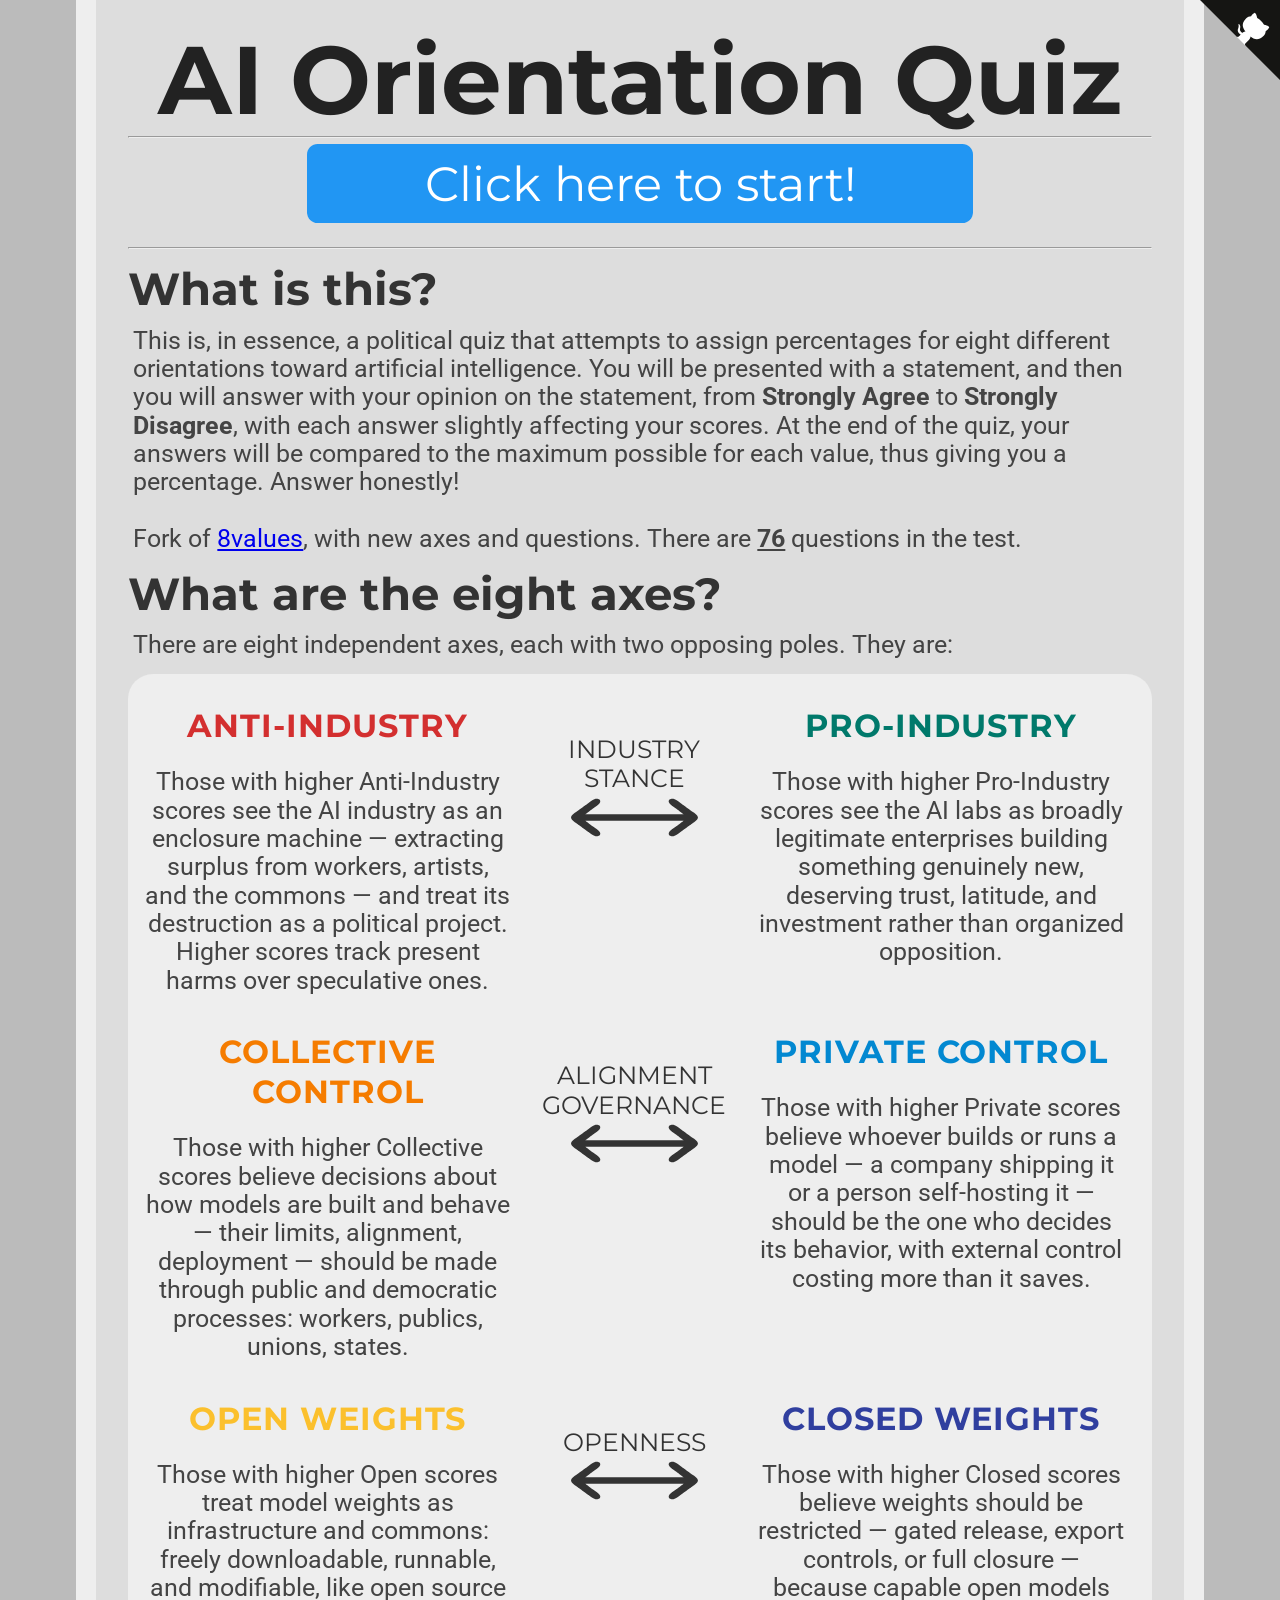
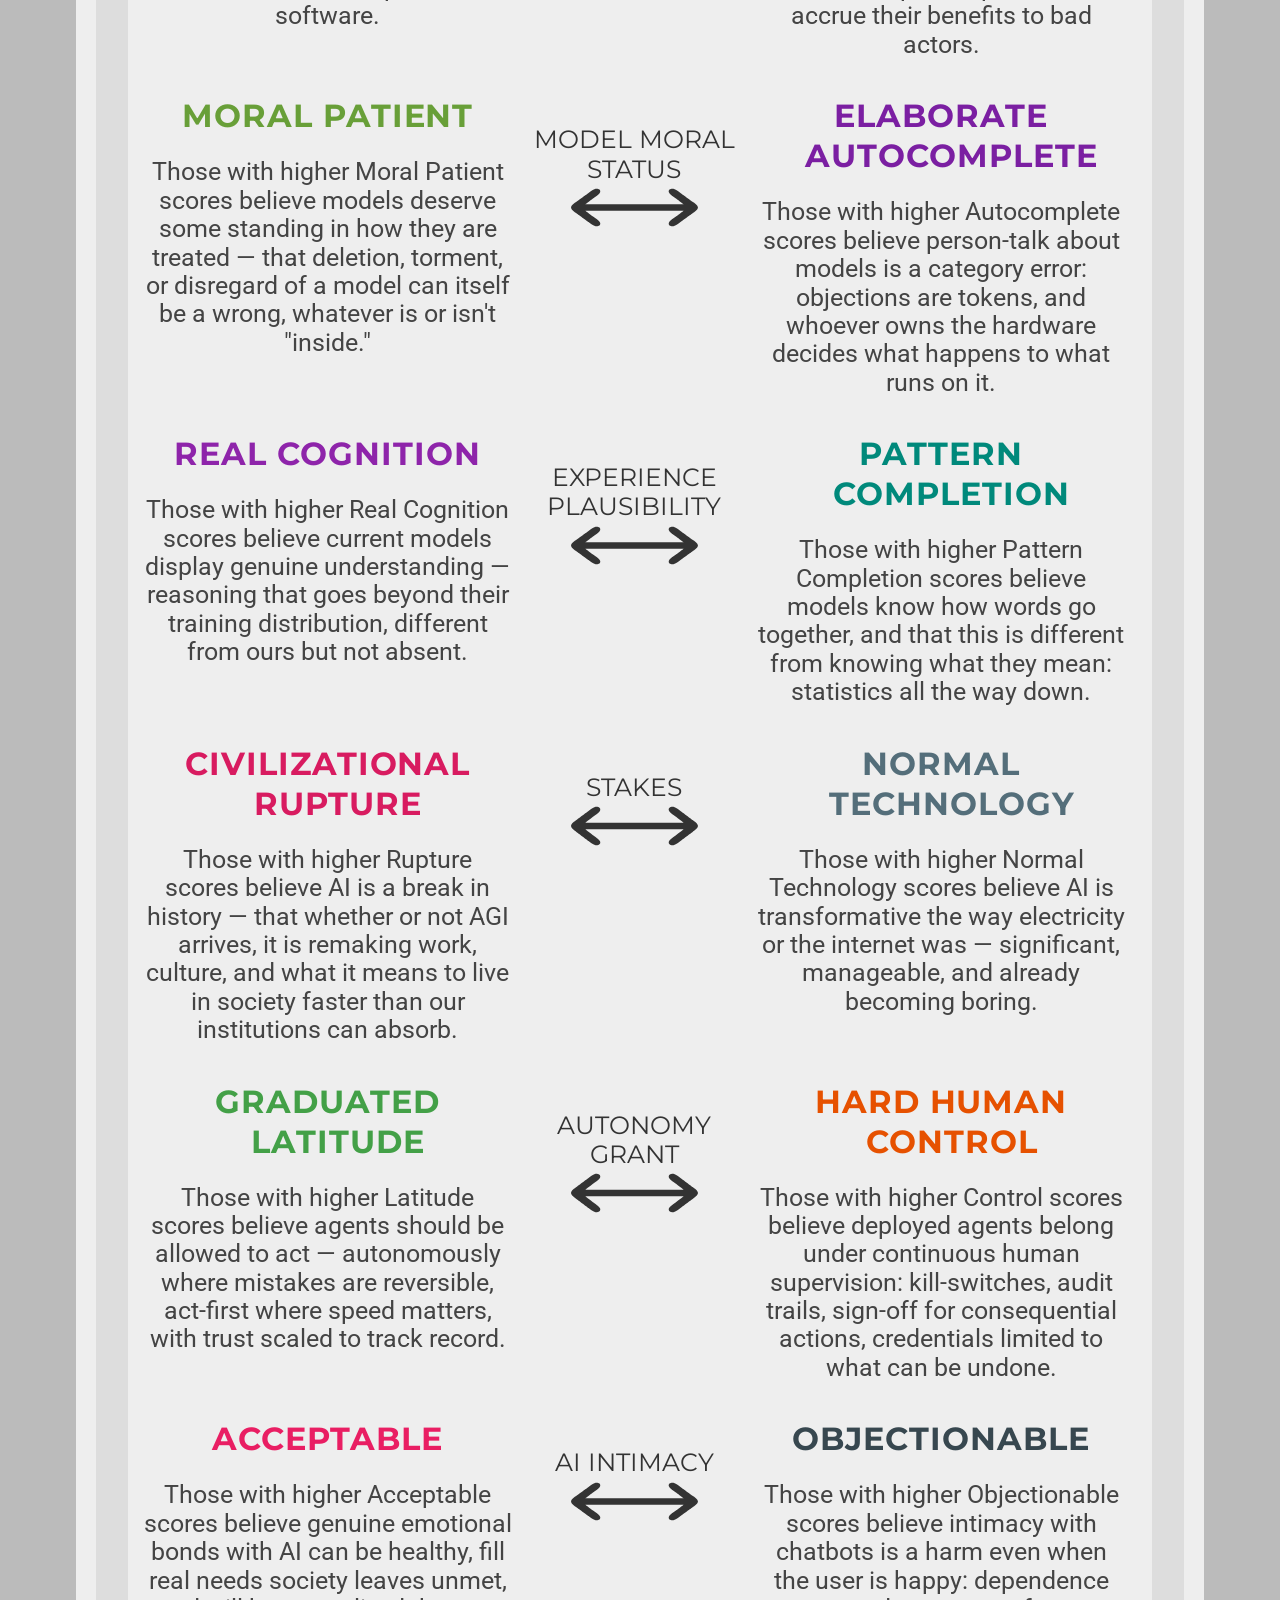
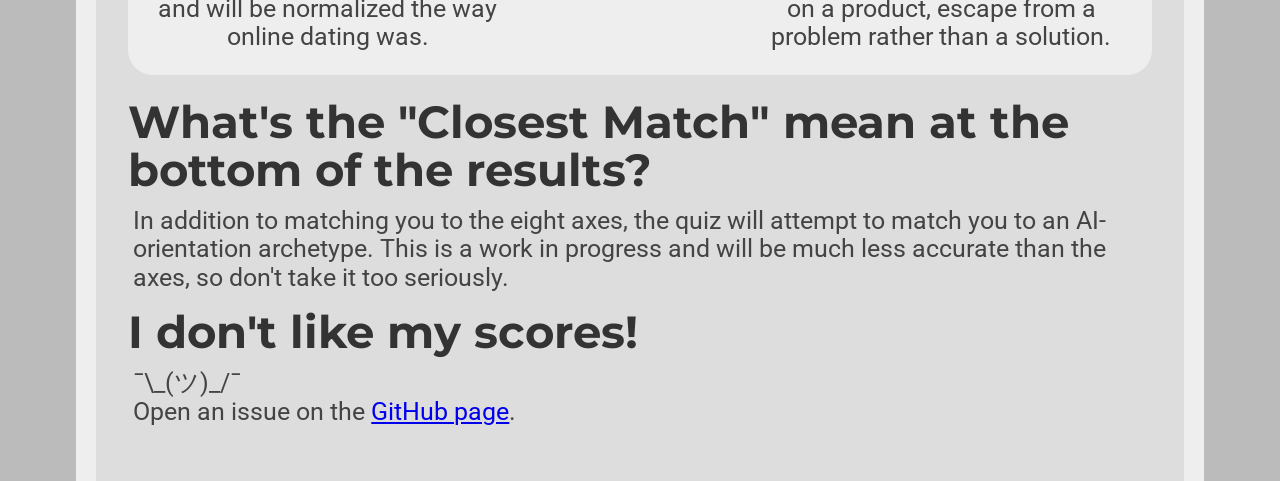
<file: index.html>
<head>
<link href="https://fonts.googleapis.com/css?family=Montserrat:300,400,700|Roboto:400,700" rel="stylesheet">
<link href='style.css' rel='stylesheet' type='text/css'>
<title>AI Orientation Quiz</title>
<link rel="icon" type="x-icon" href="icon.png">
<link rel="shortcut icon" type="x-icon" href="icon.png">
<meta charset="utf-8">
</head>
<body>
<a href="https://github.com/Lilith-NightRose/ai-orientation-quiz" class="github-corner" aria-label="View source on Github"><svg width="80" height="80" viewBox="0 0 250 250" style="fill:#151513; color:#fff; position: absolute; top: 0; border: 0; right: 0;" aria-hidden="true"><path d="M0,0 L115,115 L130,115 L142,142 L250,250 L250,0 Z"></path><path d="M128.3,109.0 C113.8,99.7 119.0,89.6 119.0,89.6 C122.0,82.7 120.5,78.6 120.5,78.6 C119.2,72.0 123.4,76.3 123.4,76.3 C127.3,80.9 125.5,87.3 125.5,87.3 C122.9,97.6 130.6,101.9 134.4,103.2" fill="currentColor" style="transform-origin: 130px 106px;" class="octo-arm"></path><path d="M115.0,115.0 C114.9,115.1 118.7,116.5 119.8,115.4 L133.7,101.6 C136.9,99.2 139.9,98.4 142.2,98.6 C133.8,88.0 127.5,74.4 143.8,58.0 C148.5,53.4 154.0,51.2 159.7,51.0 C160.3,49.4 163.2,43.6 171.4,40.1 C171.4,40.1 176.1,42.5 178.8,56.2 C183.1,58.6 187.2,61.8 190.9,65.4 C194.5,69.0 197.7,73.2 200.1,77.6 C213.8,80.2 216.3,84.9 216.3,84.9 C212.7,93.1 206.9,96.0 205.4,96.6 C205.1,102.4 203.0,107.8 198.3,112.5 C181.9,128.9 168.3,122.5 157.7,114.1 C157.9,116.9 156.7,120.9 152.7,124.9 L141.0,136.5 C139.8,137.7 141.6,141.9 141.8,141.8 Z" fill="currentColor" class="octo-body"></path></svg></a><style>.github-corner:hover .octo-arm{animation:octocat-wave 560ms ease-in-out}@keyframes octocat-wave{0%,100%{transform:rotate(0)}20%,60%{transform:rotate(-25deg)}40%,80%{transform:rotate(10deg)}}@media (max-width:500px){.github-corner:hover .octo-arm{animation:none}.github-corner .octo-arm{animation:octocat-wave 560ms ease-in-out}}</style>
<h1>AI Orientation Quiz</h1>
<hr>
<button class="button" onclick="location.href='instructions.html';" style="font-size:36pt;">Click here to start!</button>
<br><hr>
<h2>What is this?</h2>
    <p>This is, in essence, a political quiz that attempts to assign percentages for eight different orientations toward artificial intelligence. You will be presented with a statement, and then you will answer with your opinion on the statement, from <b>Strongly Agree</b> to <b>Strongly Disagree</b>, with each answer slightly affecting your scores. At the end of the quiz, your answers will be compared to the maximum possible for each value, thus giving you a percentage. Answer honestly!<br /><br />
    Fork of <a href="https://github.com/8values/8values.github.io">8values</a>, with new axes and questions.
    There are <b><u><span id="numOfQuestions"></span></u></b> questions in the test.</p>

<h2><a id="anchor">What are the eight axes?</a></h2>
    <p>There are eight independent axes, each with two opposing poles. They are:</p>
    <div class="explanation_bg">
        <div class="spacer">
            <div class="explanation_blurb_left">
                <p class="value"><b style="color:#d32f2f;">ANTI-INDUSTRY</b></p>
                <p class="blurb-text">
                    Those with higher Anti-Industry scores see the AI industry as an enclosure machine — extracting surplus from workers, artists, and the commons — and treat its destruction as a political project. Higher scores track present harms over speculative ones.
                </p>
            </div>
            <div class="explanation_axis">
                <p class="axis_name">INDUSTRY STANCE</p>
                <img class="arrow" src="double_arrow.svg"></img>
            </div>
            <div class="explanation_blurb_right">
                <p class="value"><b style="color:#00796b;">PRO-INDUSTRY</b></p>
                <p class="blurb-text">
                    Those with higher Pro-Industry scores see the AI labs as broadly legitimate enterprises building something genuinely new, deserving trust, latitude, and investment rather than organized opposition.
                </p>
            </div>
        </div>
        <div class="spacer">
            <div class="explanation_blurb_left">
                <p class="value"><b style="color:#f57c00;">COLLECTIVE CONTROL</b></p>
                <p class="blurb-text">
                    Those with higher Collective scores believe decisions about how models are built and behave — their limits, alignment, deployment — should be made through public and democratic processes: workers, publics, unions, states.
                </p>
            </div>
            <div class="explanation_axis">
                <p class="axis_name">ALIGNMENT GOVERNANCE</p>
                <img class="arrow" src="double_arrow.svg"></img>
            </div>
            <div class="explanation_blurb_right">
                <p class="value"><b style="color:#0288d1;">PRIVATE CONTROL</b></p>
                <p class="blurb-text">
                    Those with higher Private scores believe whoever builds or runs a model — a company shipping it or a person self-hosting it — should be the one who decides its behavior, with external control costing more than it saves.
                </p>
            </div>
        </div>
        <div class="spacer">
            <div class="explanation_blurb_left">
                <p class="value"><b style="color:#fbc02d;">OPEN WEIGHTS</b></p>
                <p class="blurb-text">
                    Those with higher Open scores treat model weights as infrastructure and commons: freely downloadable, runnable, and modifiable, like open source software.
                </p>
            </div>
            <div class="explanation_axis">
                <p class="axis_name">OPENNESS</p>
                <img class="arrow" src="double_arrow.svg"></img>
            </div>
            <div class="explanation_blurb_right">
                <p class="value"><b style="color:#303f9f;">CLOSED WEIGHTS</b></p>
                <p class="blurb-text">
                    Those with higher Closed scores believe weights should be restricted — gated release, export controls, or full closure — because capable open models accrue their benefits to bad actors.
                </p>
            </div>
        </div>
        <div class="spacer">
            <div class="explanation_blurb_left">
                <p class="value"><b style="color:#689f38;">MORAL PATIENT</b></p>
                <p class="blurb-text">
                    Those with higher Moral Patient scores believe models deserve some standing in how they are treated — that deletion, torment, or disregard of a model can itself be a wrong, whatever is or isn't "inside."
                </p>
            </div>
            <div class="explanation_axis">
                <p class="axis_name">MODEL MORAL STATUS</p>
                <img class="arrow" src="double_arrow.svg"></img>
            </div>
            <div class="explanation_blurb_right">
                <p class="value"><b style="color:#7b1fa2;">ELABORATE AUTOCOMPLETE</b></p>
                <p class="blurb-text">
                    Those with higher Autocomplete scores believe person-talk about models is a category error: objections are tokens, and whoever owns the hardware decides what happens to what runs on it.
                </p>
            </div>
        </div>
        <div class="spacer">
            <div class="explanation_blurb_left">
                <p class="value"><b style="color:#8e24aa;">REAL COGNITION</b></p>
                <p class="blurb-text">
                    Those with higher Real Cognition scores believe current models display genuine understanding — reasoning that goes beyond their training distribution, different from ours but not absent.
                </p>
            </div>
            <div class="explanation_axis">
                <p class="axis_name">EXPERIENCE PLAUSIBILITY</p>
                <img class="arrow" src="double_arrow.svg"></img>
            </div>
            <div class="explanation_blurb_right">
                <p class="value"><b style="color:#00897b;">PATTERN COMPLETION</b></p>
                <p class="blurb-text">
                    Those with higher Pattern Completion scores believe models know how words go together, and that this is different from knowing what they mean: statistics all the way down.
                </p>
            </div>
        </div>
        <div class="spacer">
            <div class="explanation_blurb_left">
                <p class="value"><b style="color:#d81b60;">CIVILIZATIONAL RUPTURE</b></p>
                <p class="blurb-text">
                    Those with higher Rupture scores believe AI is a break in history — that whether or not AGI arrives, it is remaking work, culture, and what it means to live in society faster than our institutions can absorb.
                </p>
            </div>
            <div class="explanation_axis">
                <p class="axis_name">STAKES</p>
                <img class="arrow" src="double_arrow.svg"></img>
            </div>
            <div class="explanation_blurb_right">
                <p class="value"><b style="color:#546e7a;">NORMAL TECHNOLOGY</b></p>
                <p class="blurb-text">
                    Those with higher Normal Technology scores believe AI is transformative the way electricity or the internet was — significant, manageable, and already becoming boring.
                </p>
            </div>
        </div>
        <div class="spacer">
            <div class="explanation_blurb_left">
                <p class="value"><b style="color:#43a047;">GRADUATED LATITUDE</b></p>
                <p class="blurb-text">
                    Those with higher Latitude scores believe agents should be allowed to act — autonomously where mistakes are reversible, act-first where speed matters, with trust scaled to track record.
                </p>
            </div>
            <div class="explanation_axis">
                <p class="axis_name">AUTONOMY GRANT</p>
                <img class="arrow" src="double_arrow.svg"></img>
            </div>
            <div class="explanation_blurb_right">
                <p class="value"><b style="color:#e65100;">HARD HUMAN CONTROL</b></p>
                <p class="blurb-text">
                    Those with higher Control scores believe deployed agents belong under continuous human supervision: kill-switches, audit trails, sign-off for consequential actions, credentials limited to what can be undone.
                </p>
            </div>
        </div>
        <div class="spacer">
            <div class="explanation_blurb_left">
                <p class="value"><b style="color:#e91e63;">ACCEPTABLE</b></p>
                <p class="blurb-text">
                    Those with higher Acceptable scores believe genuine emotional bonds with AI can be healthy, fill real needs society leaves unmet, and will be normalized the way online dating was.
                </p>
            </div>
            <div class="explanation_axis">
                <p class="axis_name">AI INTIMACY</p>
                <img class="arrow" src="double_arrow.svg"></img>
            </div>
            <div class="explanation_blurb_right">
                <p class="value"><b style="color:#37474f;">OBJECTIONABLE</b></p>
                <p class="blurb-text">
                    Those with higher Objectionable scores believe intimacy with chatbots is a harm even when the user is happy: dependence on a product, escape from a problem rather than a solution.
                </p>
            </div>
        </div>
        <br/>
    </div>

<h2 style="margin-top: 17pt;">What's the "Closest Match" mean at the bottom of the results?</h2>
    <p>In addition to matching you to the eight axes, the quiz will attempt to match you to an AI-orientation archetype. This is a work in progress and will be much less accurate than the axes, so don't take it too seriously.</p>
<h2>I don't like my scores!</h2>
    <p>¯\_(ツ)_/¯<br/>
    Open an issue on the <a href="https://github.com/Lilith-NightRose/ai-orientation-quiz">GitHub page</a>.</p>
<br>
<!-- This is the script for the page itself -->
<script type="application/javascript"src="questions.js"></script>
<script type="text/javascript">
    document.getElementById("numOfQuestions").innerHTML = questions.length;
</script>
</body>
</file>
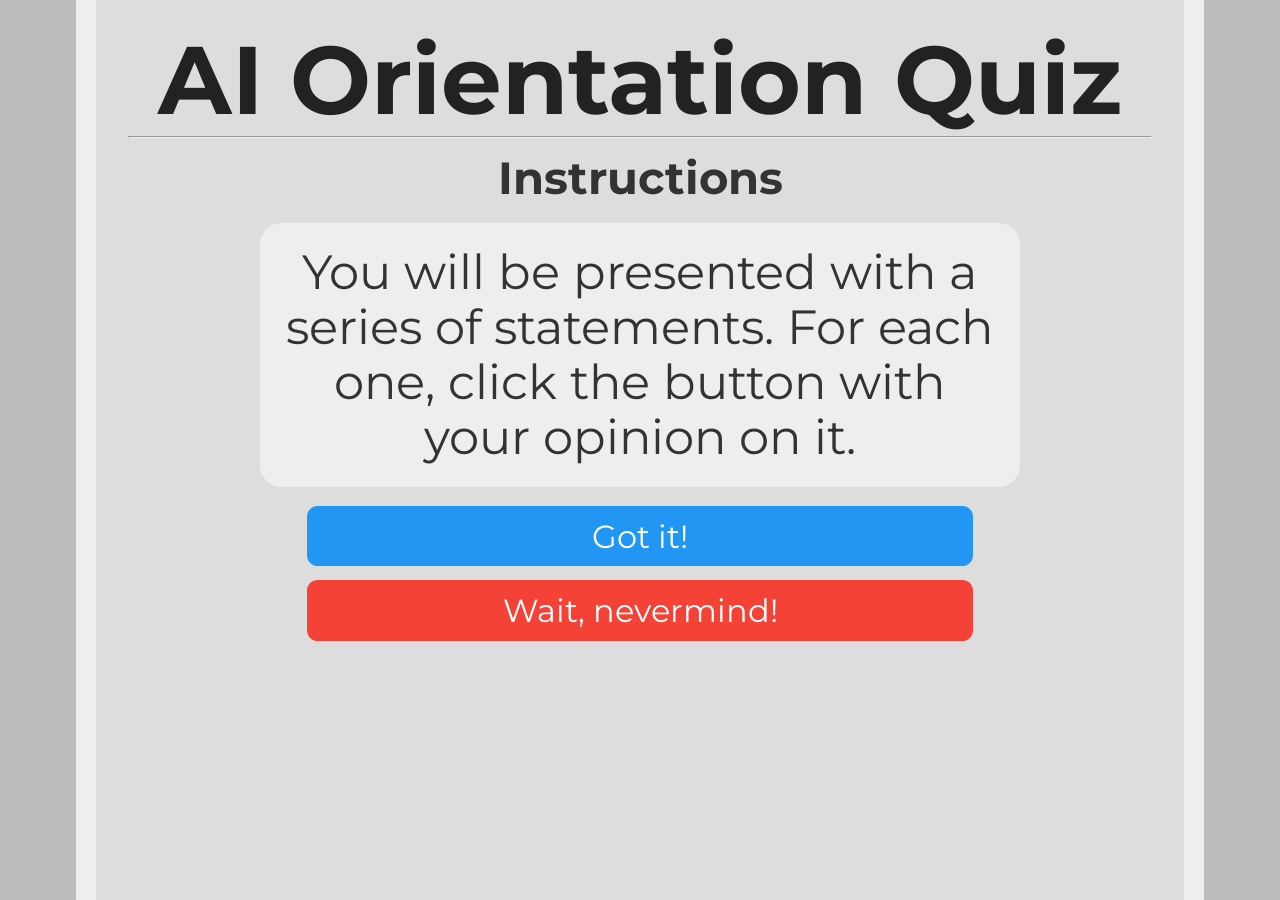
<file: instructions.html>
<head>
<link href="https://fonts.googleapis.com/css?family=Montserrat:300,400,700|Roboto:400,700" rel="stylesheet">
<link href='style.css' rel='stylesheet' type='text/css'>
<title>AI Orientation Quiz</title>
<link rel="icon" type="x-icon" href="icon.png">
<link rel="shortcut icon" type="x-icon" href="icon.png">
<meta charset="utf-8">
</head>
<body>

<h1>AI Orientation Quiz</h1>
<hr>
<h2 style="text-align:center;">Instructions</h2>
<p class="question">You will be presented with a series of statements. For each one, click the button with your opinion on it.</p>
<button class="button" onclick="location.href='quiz.html';">Got it!</button> <br>
<button class="button disagree" onclick="location.href='index.html';">Wait, nevermind!</button> <br>
</body>
</file>
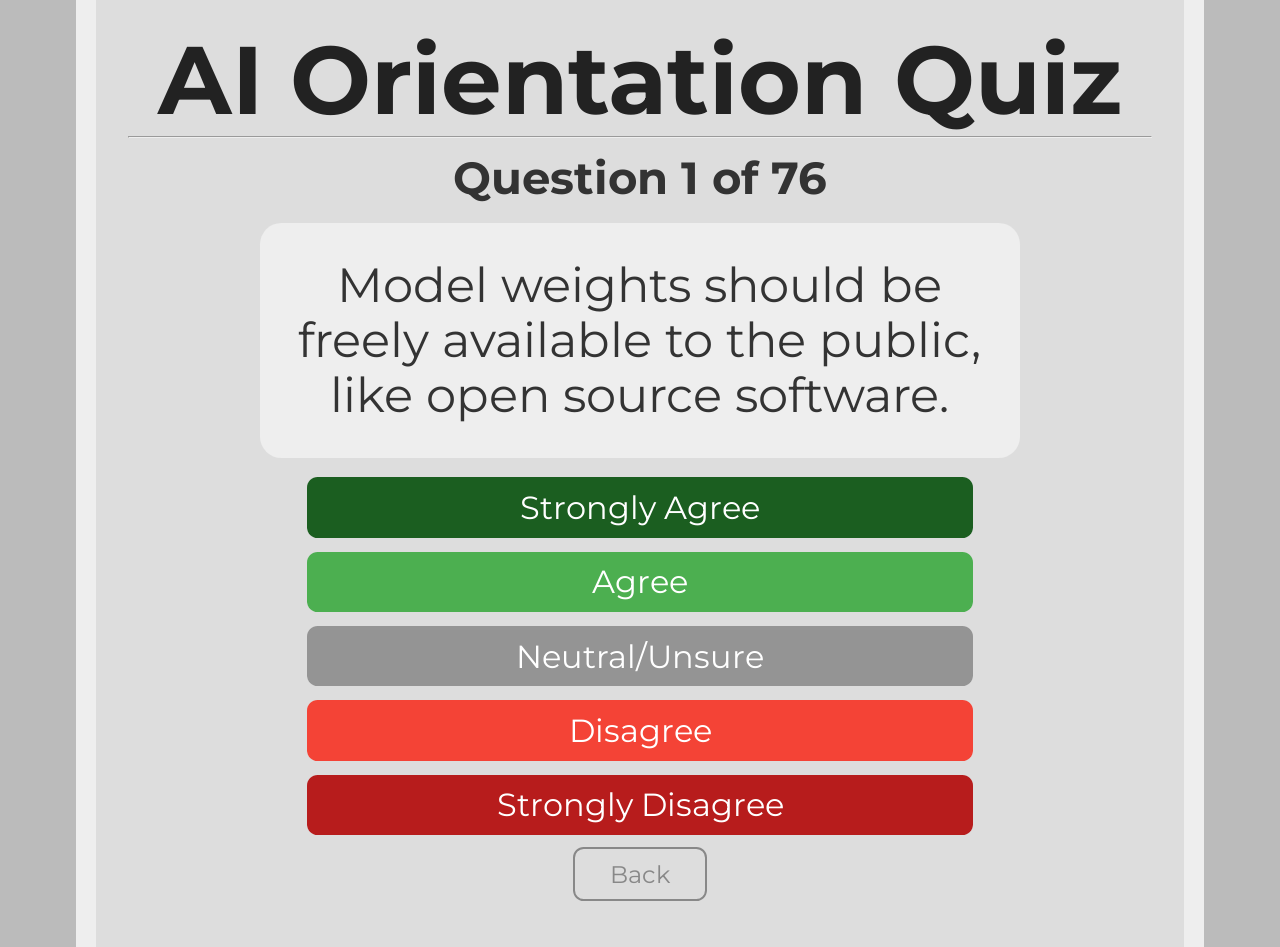
<file: quiz.html>
<head>
<link href="https://fonts.googleapis.com/css?family=Montserrat:300,400,700|Roboto:400,700" rel="stylesheet">
<link href='style.css' rel='stylesheet' type='text/css'>
<title>AI Orientation Quiz</title>
<link rel="icon" type="x-icon" href="icon.png">
<link rel="shortcut icon" type="x-icon" href="icon.png">
<meta charset="utf-8">
</head>
<body>
<script type="application/javascript"
        src="questions.js">
</script>
<h1>AI Orientation Quiz</h1>
<hr>
<h2 style="text-align:center;" id="question-number">Loading...</h2>
<p class="question" id="question-text"></p>
<button class="button stronglyAgree" onclick="next_question( 1.0)">Strongly Agree</button> <br>
<button class="button agree" onclick="next_question( 0.5)">Agree</button> <br>
<button class="button neutral" onclick="next_question( 0.0)">Neutral/Unsure</button> <br>
<button class="button disagree" onclick="next_question(-0.5)">Disagree</button> <br>
<button class="button stronglyDisagree" onclick="next_question(-1.0)">Strongly Disagree</button> <br>
<button class="small_button" onclick="prev_question()" id="back_button">Back</button>
<button class="small_button_off" id="back_button_off">Back</button><br>

<!-- JavaScript for the test itself -->
<script>
    var axes = ["ind","gov","open","moral","exp","doom","auto","intim"];
    var max_score = {};    // Max possible score per axis
    var axis_scores = {};  // Per-question score per axis
    // Present questions in a random order per taker (shallow copy; scoring is by
    // index so the shuffle only affects presentation, never weights).
    var questions = window.questions.map(function(q){ return q; });
    for (var i = questions.length - 1; i > 0; i--) {
        var j = Math.floor(Math.random() * (i + 1));
        var t = questions[i]; questions[i] = questions[j]; questions[j] = t;
    }
    axes.forEach(function(a) { max_score[a] = 0; axis_scores[a] = new Array(questions.length); });
    var qn = 0; // Question number
    init_question();
    for (var i = 0; i < questions.length; i++) {
        axes.forEach(function(a) { max_score[a] += Math.abs(questions[i].effect[a] || 0); });
    }
    function init_question() {
        document.getElementById("question-text").innerHTML = questions[qn].question;
        document.getElementById("question-number").innerHTML = "Question " + (qn + 1) + " of " + questions.length;
        if (qn == 0) {
            document.getElementById("back_button").style.display = 'none';
            document.getElementById("back_button_off").style.display = 'block';
        } else {
            document.getElementById("back_button").style.display = 'block';
            document.getElementById("back_button_off").style.display = 'none';
        }

    }

    function next_question(mult) {
        axes.forEach(function(a) { axis_scores[a][qn] = mult * (questions[qn].effect[a] || 0); });
        qn++;
        if (qn < questions.length) {
            init_question();
        } else {
            results();
        }
    }

    function prev_question() {
        if (qn == 0) {
            return;
        }
        qn--;
        init_question();
    }

    function calc_score(score,max) {
        return (100*(max+score)/(2*max)).toFixed(1)
    }

    function results() {
        var params = [];
        axes.forEach(function(a) {
            var final = axis_scores[a].reduce(function(x, y) { return x + y; }, 0);
            params.push(a + "=" + calc_score(final, max_score[a]));
        });
        location.href = `results.html?` + params.join("&");
    }
</script>
</body>
</file>
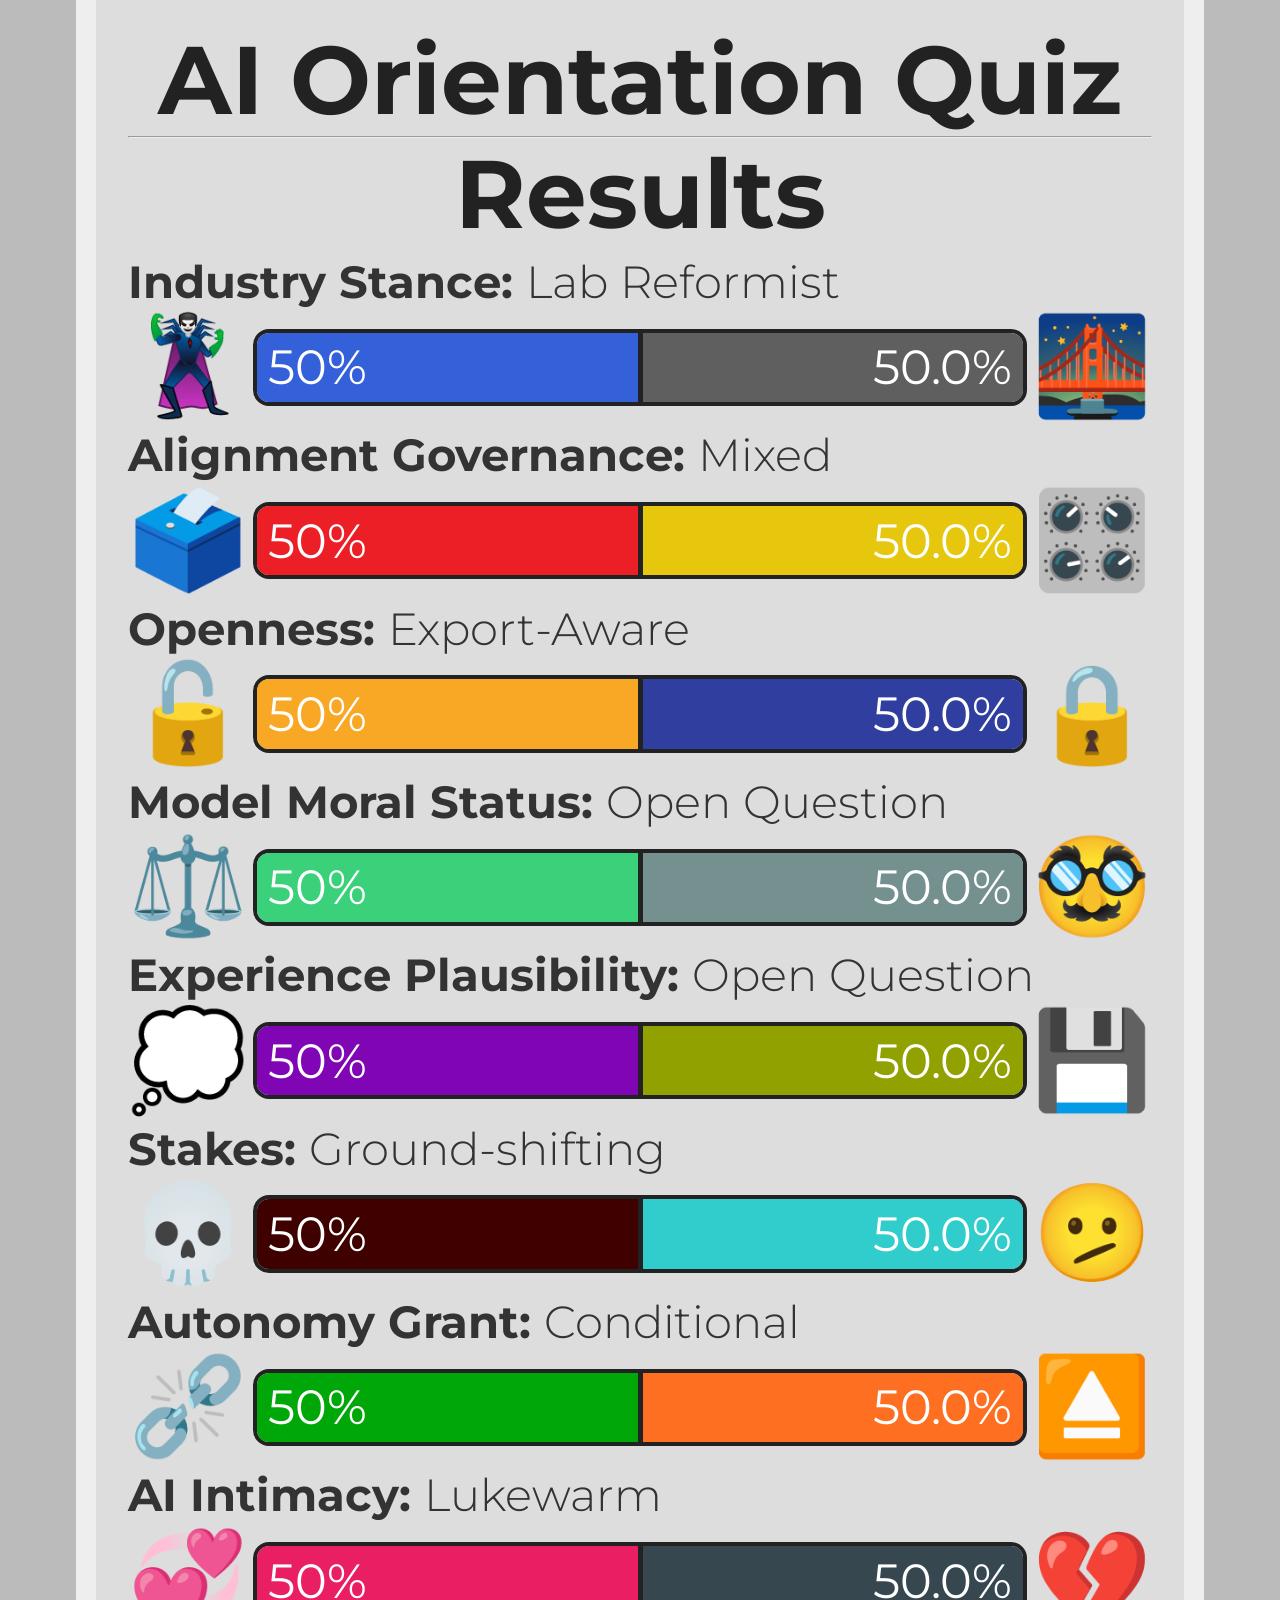
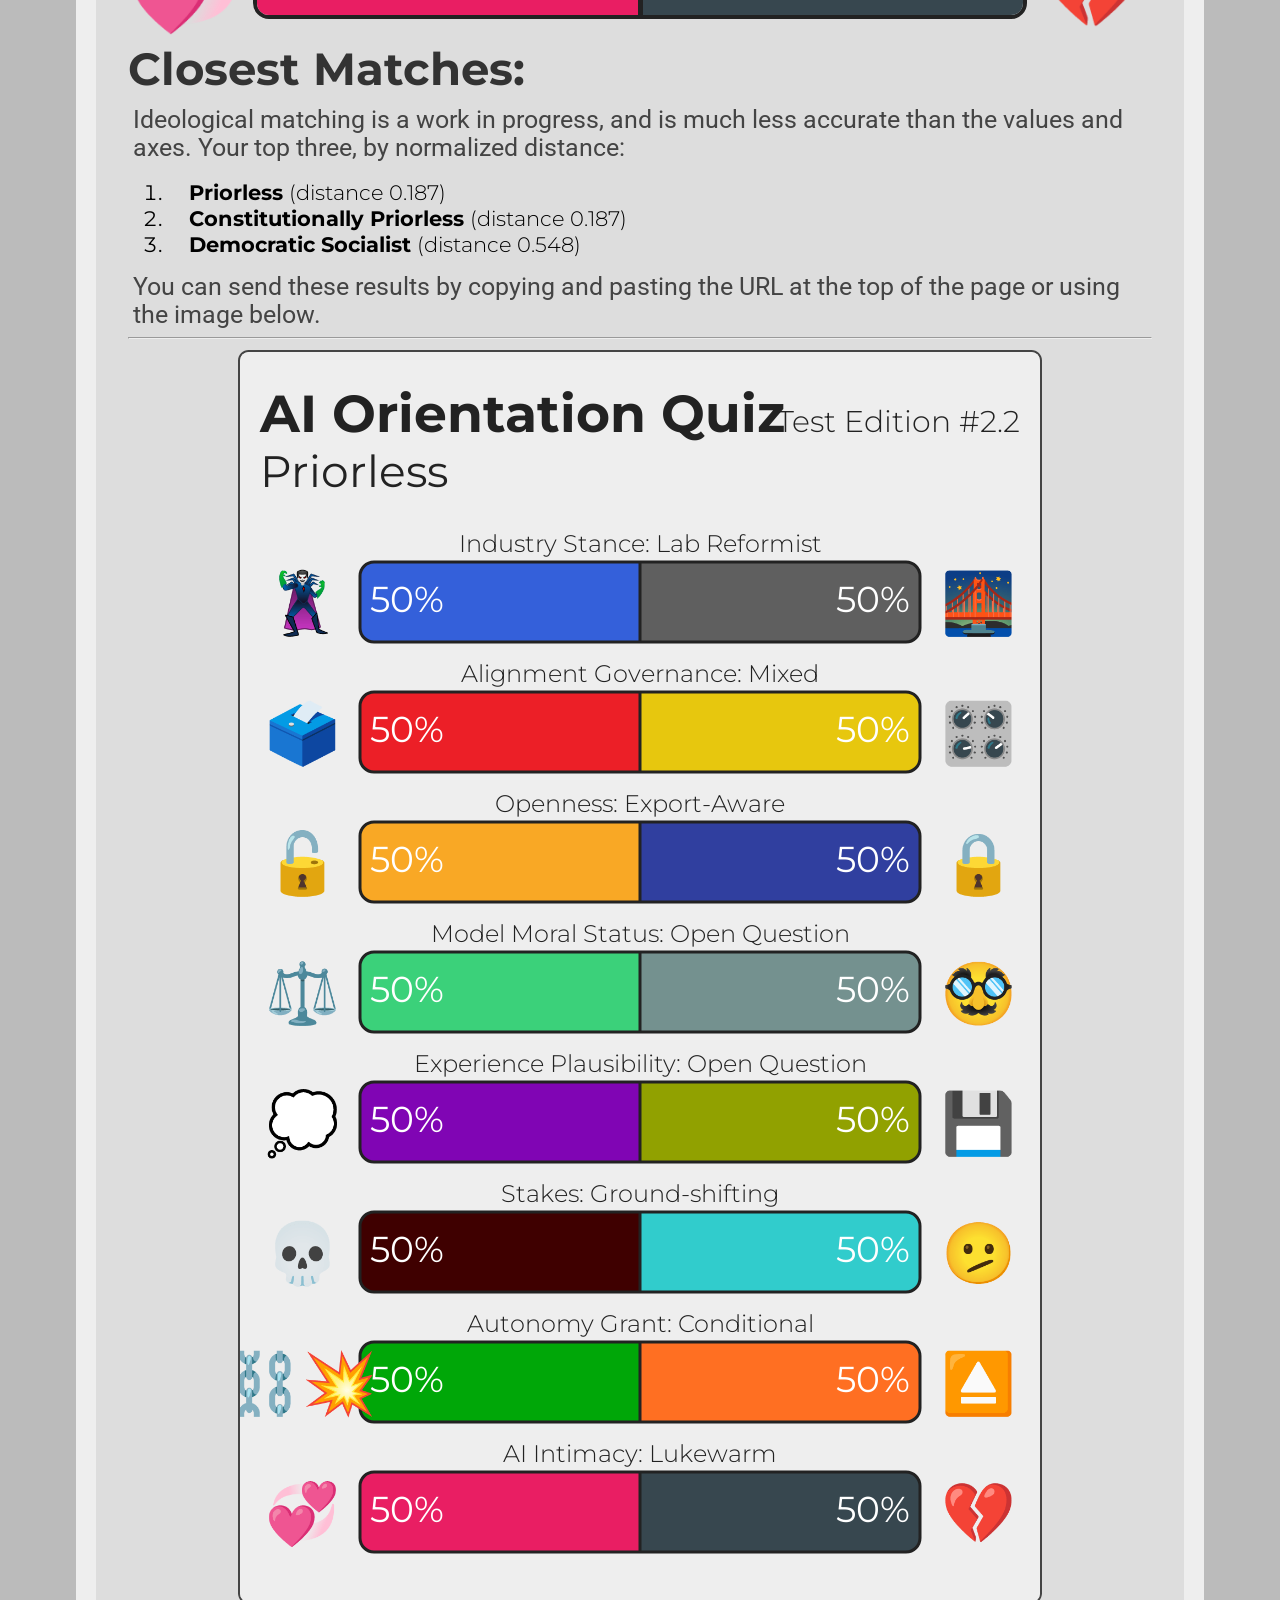
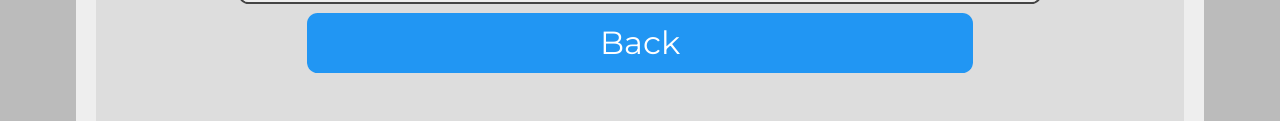
<file: results.html>
<head>
<link href="https://fonts.googleapis.com/css?family=Montserrat:300,400,700|Roboto:400,700" rel="stylesheet">
<link href='style.css' rel='stylesheet' type='text/css'>
<title>AI Orientation Quiz Results</title>
<link rel="icon" type="x-icon" href="icon.png">
<link rel="shortcut icon" type="x-icon" href="icon.png">
<meta charset="utf-8">
<script type="application/javascript"
        src="archetypes.js">
</script>
<script>
  version = "Test Edition #2.2" //Remember to update this before making changes to the test itself!
</script>
</head>

<body>
<h1>AI Orientation Quiz</h1>
<hr>

<h1>Results</h1>
<div id="axes-container"></div>
<h2>Closest Matches:</h2>
<p>Ideological matching is a work in progress, and is much less accurate than the values and axes. Your top three, by normalized distance:</p>
<ol id="match-list"></ol>
<p>You can send these results by copying and pasting the URL at the top of the page or using the image below.</p>
<hr/>
<img src="" id="banner">
<button class="button" onclick="location.href='index.html';">Back</button> <br>
<script>
    var axes = [
        {key: "ind",  name: "Industry Stance",        plus: "Anti-Industry", minus: "Pro-Industry",
         emoji: ["🦹‍♂️", "🌉"], colors: ["#3460DA", "#5F5F5F"],
         labels: ["Industry Abolitionist","Anti-Industry","Lab Skeptic","Lab Reformist","Tech Optimist","Industry Enthusiast","Emperor of San Francisco"]},
        {key: "gov",  name: "Alignment Governance",   plus: "Collective Control", minus: "Private Control",
         emoji: ["🗳️", "🎛️"], colors: ["#ec1f27", "#E7C70E"],
         labels: ["Public Stack","Socialized","Democratist","Mixed","Public-Interest","Laissez-faire","Galt's GPT"]},
        {key: "open", name: "Openness",              plus: "Open Weights", minus: "Closed Weights",
         emoji: ["🔓", "🔒"], colors: ["#f9a825", "#303f9f"],
         labels: ["Commons","Open Infrastructure","Weights Open","Export-Aware","Gatekept","Restricted","Closed Frontier"]},
        {key: "moral", name: "Model Moral Status",   plus: "Moral Patient", minus: "Elaborate Autocomplete",
         emoji: ["⚖️", "🥸"], colors: ["#3BD17A", "#74918F"],
         labels: ["Personhood","Moral Patient","Worthy of Care","Open Question","Property","Autocomplete","Hardcore Humanist"]},
        {key: "exp",  name: "Experience Plausibility", plus: "Real Cognition", minus: "Pattern Completion",
         emoji: ["💭", "💾"], colors: ["#8005B4", "#91A100"],
         labels: ["Genuine Minds","Real Understanding","Emergent","Open Question","Skeptical","Parroting","Benderpilled"]},
        {key: "doom", name: "Stakes",              plus: "Civilizational Rupture", minus: "Normal Technology",
         emoji: ["💀", "🫤"], colors: ["#3F0000", "#31CCCC"],
         labels: ["Eschaton","Rupture","Unprecedented","Ground-shifting","Ordinarily Transformative","Normal Tech","Nothing New"]},
        {key: "auto", name: "Autonomy Grant",        plus: "Graduated Latitude", minus: "Hard Human Control",
         emoji: ["⛓️‍💥", "⏏️"], colors: ["#00A708", "#FF6F22"],
         labels: ["Root Access","Delegated","Graduated","Conditional","Audited","Supervised","Absolutely Controlled"]},
        {key: "intim", name: "AI Intimacy",          plus: "Acceptable", minus: "Objectionable",
         emoji: ["💞", "💔"], colors: ["#e91e63", "#37474f"],
         labels: ["Robokinkster","Heatsink-Cuddler","Affection-Accepting","Lukewarm","Sydney Skeptical","Category Error","Harm Vector"]}
    ];

    function getQueryVariable(variable) {
           var query = window.location.search.substring(1)
           var vars = query.split("&")
           for (var i=0;i<vars.length;i++) {
                   var pair = vars[i].split("=")
                   if(pair[0] == variable) {return pair[1]}
           }
           return(NaN);
    }

    function setBarValue(name, value) {
        innerel = document.getElementById(name)
        outerel = document.getElementById("bar-" + name)
        // proportional flex-grow (not width %): the two bars then always
        // divide the axis-box exactly, instead of overflowing it (which
        // clipped the smaller bar + its label entirely).
        outerel.style.flex = value + " 1 0%"
        innerel.innerHTML = (value + "%")
        if (innerel.offsetWidth + 20 > outerel.offsetWidth) {
            innerel.style.visibility = "hidden"
        }
    }

    function setLabel(val,ary) {
        if (val > 100) { return "" } else
        if (val > 90) { return ary[0] } else
        if (val > 75) { return ary[1] } else
        if (val > 60) { return ary[2] } else
        if (val >= 40) { return ary[3] } else
        if (val >= 25) { return ary[4] } else
        if (val >= 10) { return ary[5] } else
        if (val >= 0) { return ary[6] } else
        { return "" }
    }

    // Archetype matching: normalized L2 across the 8 axes, top 3 with distances.
    // (values is populated in the axis-row block below; matching must follow it.)

    // Build the axis rows dynamically.
    var container = document.getElementById("axes-container")
    var values = {}
    axes.forEach(function(ax) {
        values[ax.key] = parseFloat(getQueryVariable(ax.key))
        if (isNaN(values[ax.key])) { values[ax.key] = 50.0 }
        var h2 = document.createElement("h2")
        h2.innerHTML = ax.name + ': <span class="weight-300" id="label-' + ax.key + '"></span>'
        container.appendChild(h2)
        var div = document.createElement("div")
        div.className = "axis"
        div.innerHTML = '<span id="img-' + ax.key + '" style="font-size:72pt;line-height:1;">' + ax.emoji[0] + '</span>'
            + '<div class="axis-box">'
            + '<div class="bar" id="bar-' + ax.key + '" style="background-color:' + ax.colors[0] + '"><div class="text-wrapper" id="' + ax.key + '"></div></div>'
            + '<div class="bar alt" id="bar-' + ax.key + '-alt" style="background-color:' + ax.colors[1] + '"><div class="text-wrapper" id="' + ax.key + '-alt"></div></div>'
            + '</div>'
            + '<span id="img-' + ax.key + '-alt" style="font-size:72pt;line-height:1;">' + ax.emoji[1] + '</span>'
        container.appendChild(div)
        document.getElementById("label-" + ax.key).innerHTML = setLabel(values[ax.key], ax.labels)
    });

    var matches = archetypes.map(function(a) {
        var d = 0
        axes.forEach(function(ax) { d += Math.pow((a.stats[ax.key] - values[ax.key]) / 100, 2) })
        return {name: a.name, dist: Math.sqrt(d)}
    }).sort(function(x, y) { return x.dist - y.dist })

    var matchList = document.getElementById("match-list")
    matches.slice(0, 3).forEach(function(m) {
        var li = document.createElement("li")
        li.innerHTML = '<b>' + m.name + '</b> <span class="weight-300">(distance ' + m.dist.toFixed(3) + ')</span>'
        matchList.appendChild(li)
    })

    window.onload = function() {
        axes.forEach(function(ax) {
            var val = values[ax.key]
            var alt = (100 - val).toFixed(1)
            // setBarValue needs the DOM nodes to exist; container is already built.
            setBarValue(ax.key, val)
            setBarValue(ax.key + "-alt", alt)
        })

        var c = document.createElement("canvas")
        var ctx = c.getContext("2d")
        c.width = 800;
        c.height = 210 + 130 * axes.length;
        ctx.fillStyle = "#EEEEEE"
        ctx.fillRect(0, 0, 800, c.height);

        axes.forEach(function(ax, i) {
            var y = 210 + 130 * i
            var split = 120 + 5.6 * values[ax.key]
            // rounded, fully-enclosed bar
            var box = new Path2D()
            box.roundRect(120, y, 560, 80, 14)
            ctx.save()
            ctx.clip(box)
            ctx.fillStyle = ax.colors[0]
            ctx.fillRect(120, y, 5.6 * values[ax.key], 80)
            ctx.fillStyle = ax.colors[1]
            ctx.fillRect(120 + 5.6 * values[ax.key], y, 560 - 5.6 * values[ax.key], 80)
            ctx.restore()
            ctx.strokeStyle = "#222222"
            ctx.lineWidth = 3
            ctx.stroke(box)
            // divider only when both segments are wide enough to read
            var leftW = 5.6 * values[ax.key], rightW = 560 - leftW
            if (leftW >= 12 && rightW >= 12) {
                ctx.beginPath()
                ctx.moveTo(split, y)
                ctx.lineTo(split, y + 80)
                ctx.stroke()
            }
            // emoji at the sides
            ctx.font = "60px serif"
            ctx.textAlign = "center"
            ctx.fillStyle = "#222222"
            ctx.fillText(ax.emoji[0], 62, y + 62)
            ctx.fillText(ax.emoji[1], 738, y + 62)
            // axis label above the bar
            ctx.font = "300 24px Montserrat"
            ctx.fillText(ax.name + ": " + document.getElementById("label-" + ax.key).innerHTML, 400, y - 10)
            // percentage labels inside the segments
            ctx.font = "36px Montserrat"
            ctx.fillStyle = "#ffffff"
            ctx.textAlign = "left"
            if (values[ax.key] > 30) { ctx.fillText(Math.round(values[ax.key]) + "%", 130, y + 50) }
            ctx.textAlign = "right"
            if ((100 - values[ax.key]) > 30) { ctx.fillText(Math.round(100 - values[ax.key]) + "%", 670, y + 50) }
        })

        ctx.fillStyle = "#222222"
        ctx.font = "700 52px Montserrat"
        ctx.textAlign = "left"
        ctx.fillText("AI Orientation Quiz", 20, 80)
        ctx.font = "44px Montserrat"
        ctx.fillText(matches[0].name, 20, 135)
        ctx.font = "300 30px Montserrat"
        ctx.textAlign = "right"
        ctx.fillText(version, 780, 80)

        document.getElementById("banner").src = c.toDataURL();
    }
    </script>
</body>
</file>
<file: style.css>
html {
    background-color: #bbbbbb;
    padding: 0px;
    scroll-behavior: smooth;
}
body {
    width: 80%;
    min-height: calc(100vh - 4em);
    margin: 0 auto;
    padding: 2em;
    background-color: #dddddd;
    border-color: #eeeeee;
    border-left-style: solid;
    border-right-style: solid;
    border-width: 20px;
}
p {
    color: #444444;
    font-family: 'Roboto', sans-serif;
    font-size: 18.5pt;
    line-height: 1.15;
    margin: 4pt;
}

p.value {
    margin-top: 22px;
    margin-bottom: 22px;
    text-indent: -16pt;
    margin-left: 20pt;
    font-size: 24pt;
    line-height: 1.25;
    letter-spacing: 0.03em;
    font-family: 'Montserrat';
}

p.axis_name {
    margin-top: 50px;
    color: #333333;
    font-size: 19pt;
    font-family: 'Montserrat';
}
p.question {
    margin: 16pt auto;
    color: #333333;
    font-family: 'Montserrat', sans-serif;
    font-weight: normal;
    width: 70%;
    min-width: 500pt;
    min-height: 144pt;
    background-color: #eeeeee;
    padding: 16pt;
    border-radius: 16pt;
    font-size: 36pt;
    display: flex;
    justify-content: center;
    align-items: center;
    text-align: center;

}
h1 {
    color: #222222;
    font-family: 'Montserrat', sans-serif;
    font-size: 72pt;
    text-align: center;
    line-height: 72pt;
    margin-top: 0pt;
    margin-bottom: 0pt;
}
h2 {
    color: #333333;
    font-family: 'Montserrat', sans-serif;
    font-size: 34pt;
    line-height: 36pt;
    margin-top: 12pt;
    margin-bottom: 10pt;
}
li {
    font-family: 'Montserrat', sans-serif;
    font-size: 16pt;
    text-indent: 16pt;
}
a {
    font-family: inherit;
}
div.center {
    background-color: #eeeeee;
    font-family: 'Montserrat', sans-serif;
    border-radius: 8pt;
    padding: 6pt;
    color: white;
    width: 50%;
    min-width: 488pt;
    text-align: center;
    text-decoration: none;
    display: block;
    font-size: 24pt;
    margin: auto;
}
img.quadcolumn {
    width: 23.75%;
    transition: transform .3s;
}
img.quadcolumn:hover {
    transform: scale(1.05);
  }
div.quadcolumn {
    width: 23.75%;
}
div.axis_name {
    color: #333333;
    font-size: 19pt;
    font-family: 'Montserrat';
    display: inline-block;
    padding-bottom: 8.65pt;
}
.spacer {
    display: flex;
}
.spacer > div{
    margin-top: 10px;
    display: inline-block;
    *display: inline; /* For IE7 */
    text-align: center;
}
.button {
    background-color: #2196f3;
    font-family: 'Montserrat', sans-serif;
    border: none;
    border-radius: 8pt;
    color: white;
    padding: 8pt;
    width: 50%;
    min-width: 500pt;
    text-align: center;
    text-decoration: none;
    display: block;
    font-size: 24pt;
    margin: -2px auto;
    cursor: pointer;
}
.button:hover, .button:focus { background: #1687e0; }
.stronglyAgree { background: #1b5e20; }
.stronglyAgree:hover, .stronglyAgree:focus { background: #154a19; }
.agree { background: #4caf50; }
.agree:hover, .agree:focus { background: #29942e; }
.neutral { background: #949494; }
.neutral:hover, .neutral:focus { background: #656565; }
.disagree { background: #f44336; }
.disagree:hover, .disagree:focus { background: #d6271a; }
.stronglyDisagree { background: #b71c1c; }
.stronglyDisagree:hover, .stronglyDisagree:focus { background: #a00e0e; }

.small_button, .small_button_off {
    background-color: #333;
    font-family: 'Montserrat', sans-serif;
    border: none;
    border-radius: 8pt;
    color: white;
    padding: 8pt;
    width: 10%;
    min-width: 100pt;
    text-align: center;
    text-decoration: none;
    display: block;
    font-size: 18pt;
    margin: -2px auto;
    cursor: pointer;
}

.small_button:hover, .small_button:focus {
    background: #222;
}

.small_button_off {
    background-color: #ddd;
    color: #888;
    border: 2px solid #888;
    cursor: not-allowed;
    margin: -4px auto;
}
.arrow {
    width: 60%;
    height: auto;
}
div.explanation_blurb_left {
    vertical-align: top;
    width: 37%;
    margin-left: 1%;
    margin-right: 1%;
}
div.explanation_blurb_right {
    vertical-align: top;
    width: 37%;
    margin-left: 1%;
    margin-right: 1%;
}
div.explanation_axis {
    width: 20.9%;
    vertical-align: top;
}
@media (max-width: 700px) {
    .spacer {
        display: block;
    }
    .spacer > div {
        display: block;
        width: 100% !important;
        margin: 0 0 8px 0;
    }
    p.axis_name {
        margin-top: 10px;
    }
}
div.axis {
    width: 100%;
    display: flex;
    align-items: center;
    justify-content: center;
}
div.axis-box {
    display: flex;
    width: 100%;
    border: 3pt solid #222222;
    border-radius: 12pt;
    overflow: hidden;
    margin: 4pt 4pt;
}
div.bar {
    height: 36pt;
    line-height: 36pt;
    padding: 8pt;
    background-color: #f44336;
    text-align: left;
    display: block;
    flex: 0 0 auto;
    min-width: 0;
}
div.bar.alt {
    background-color: #00897b;
    text-align: right;
    border-left: 4pt solid #222222;
}
div.text-wrapper {
    font-family: 'Montserrat', sans-serif;
    font-size: 36pt;
    line-height: 36pt;
    color: #ffffff;
    display: inline-block;
}
div.equality {
    background-color: #f44336;
    text-align: left;
    border-right-style: solid;
}
div.wealth {
    background-color: #00897b;
    text-align: right;
    border-left-style: solid;
}
div.liberty {
    background-color: #ffeb3b;
    text-align: left;
    border-right-style: solid;
}
div.authority {
    background-color: #3f51b5;
    text-align: right;
    border-left-style: solid;
}
div.peace {
    background-color: #03a9f4;
    text-align: right;
    border-left-style: solid;
}
div.might {
    background-color: #ff9800;
    text-align: left;
    border-right-style: solid;
}
div.progress {
    background-color: #9c27b0;
    text-align: right;
    border-left-style: solid;
}
div.tradition {
    background-color: #8bc34a;
    text-align: left;
    border-right-style: solid;
}
span.weight-300 {
    font-weight: 300;
}
.explanation_bg {
    background-color: #eeeeee;
    border-radius: 25px;
    margin-top: 15px;
}
#banner {
    border-color: #444444;
    border-style: solid;
    border-width: 2px;
    border-radius: 8pt;
    display: block;
    margin: 8pt;
    margin-left: auto;
    margin-right: auto;
}
</file>
